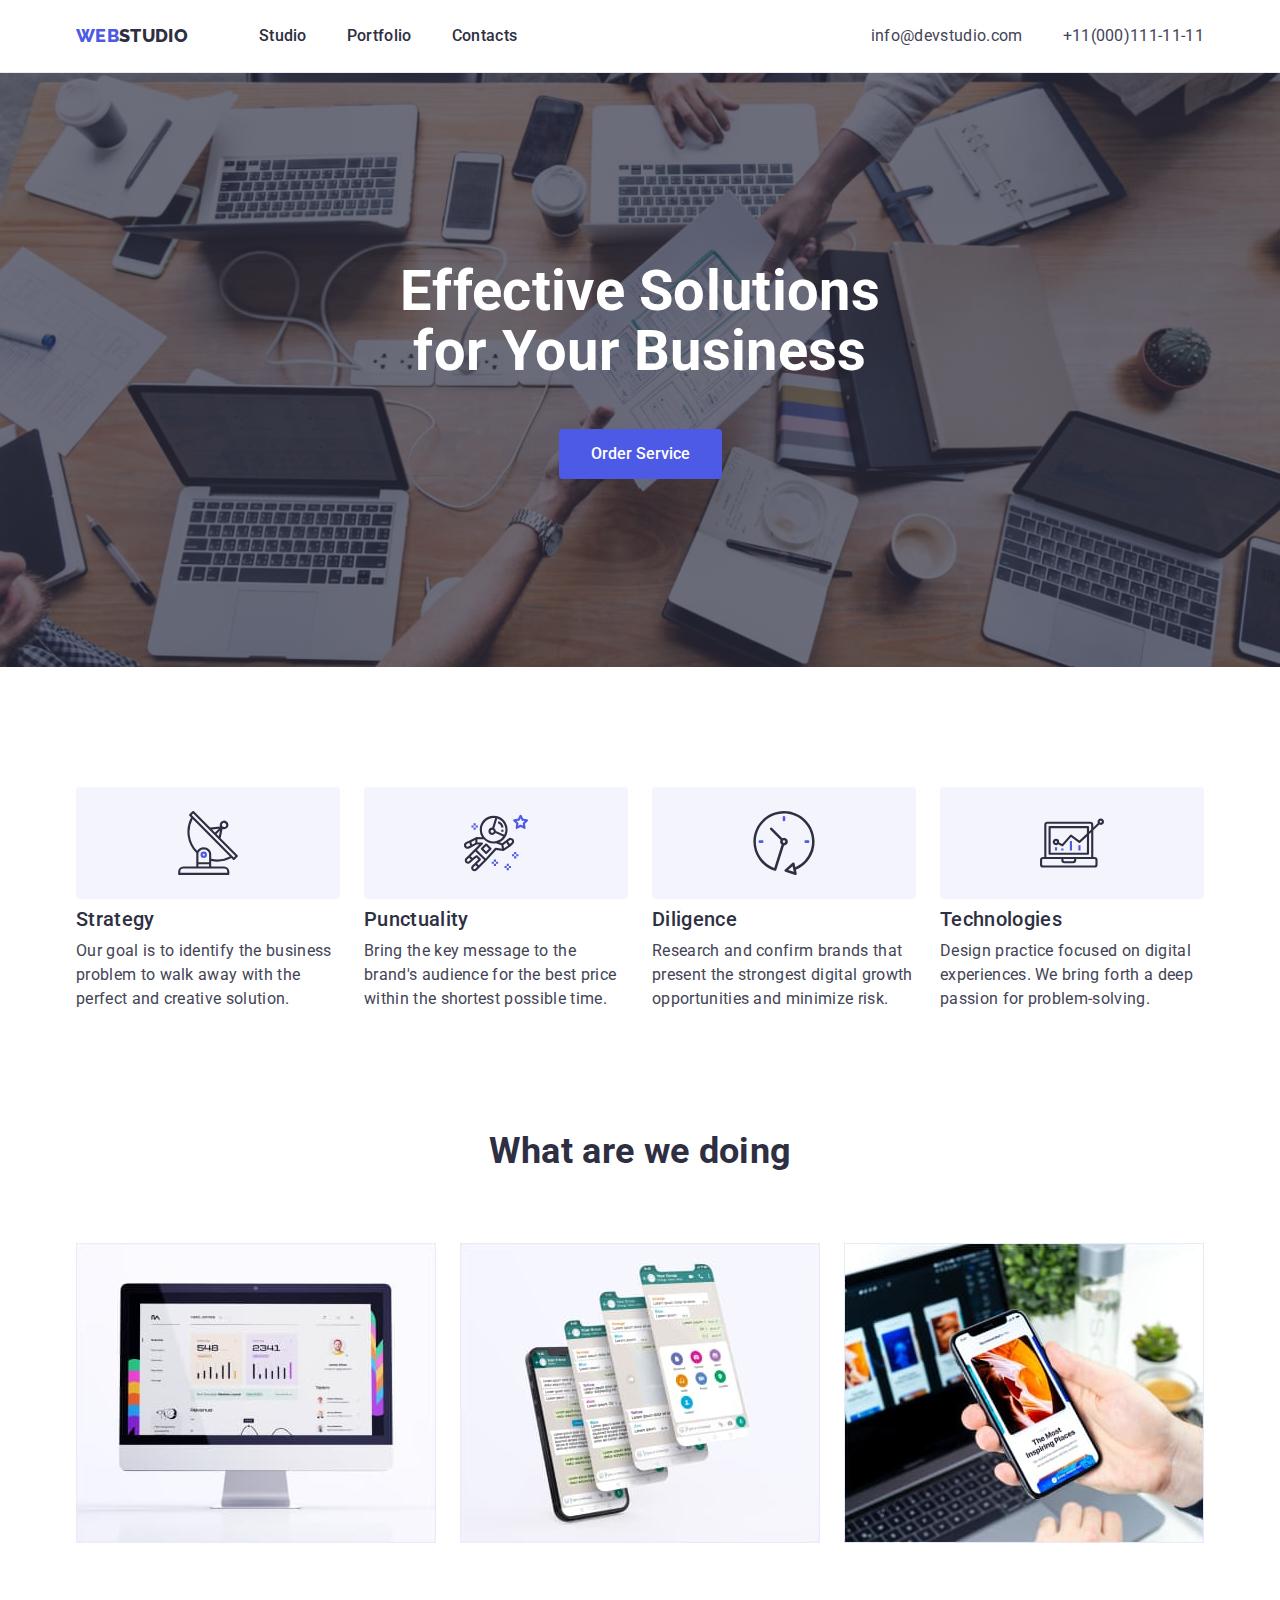
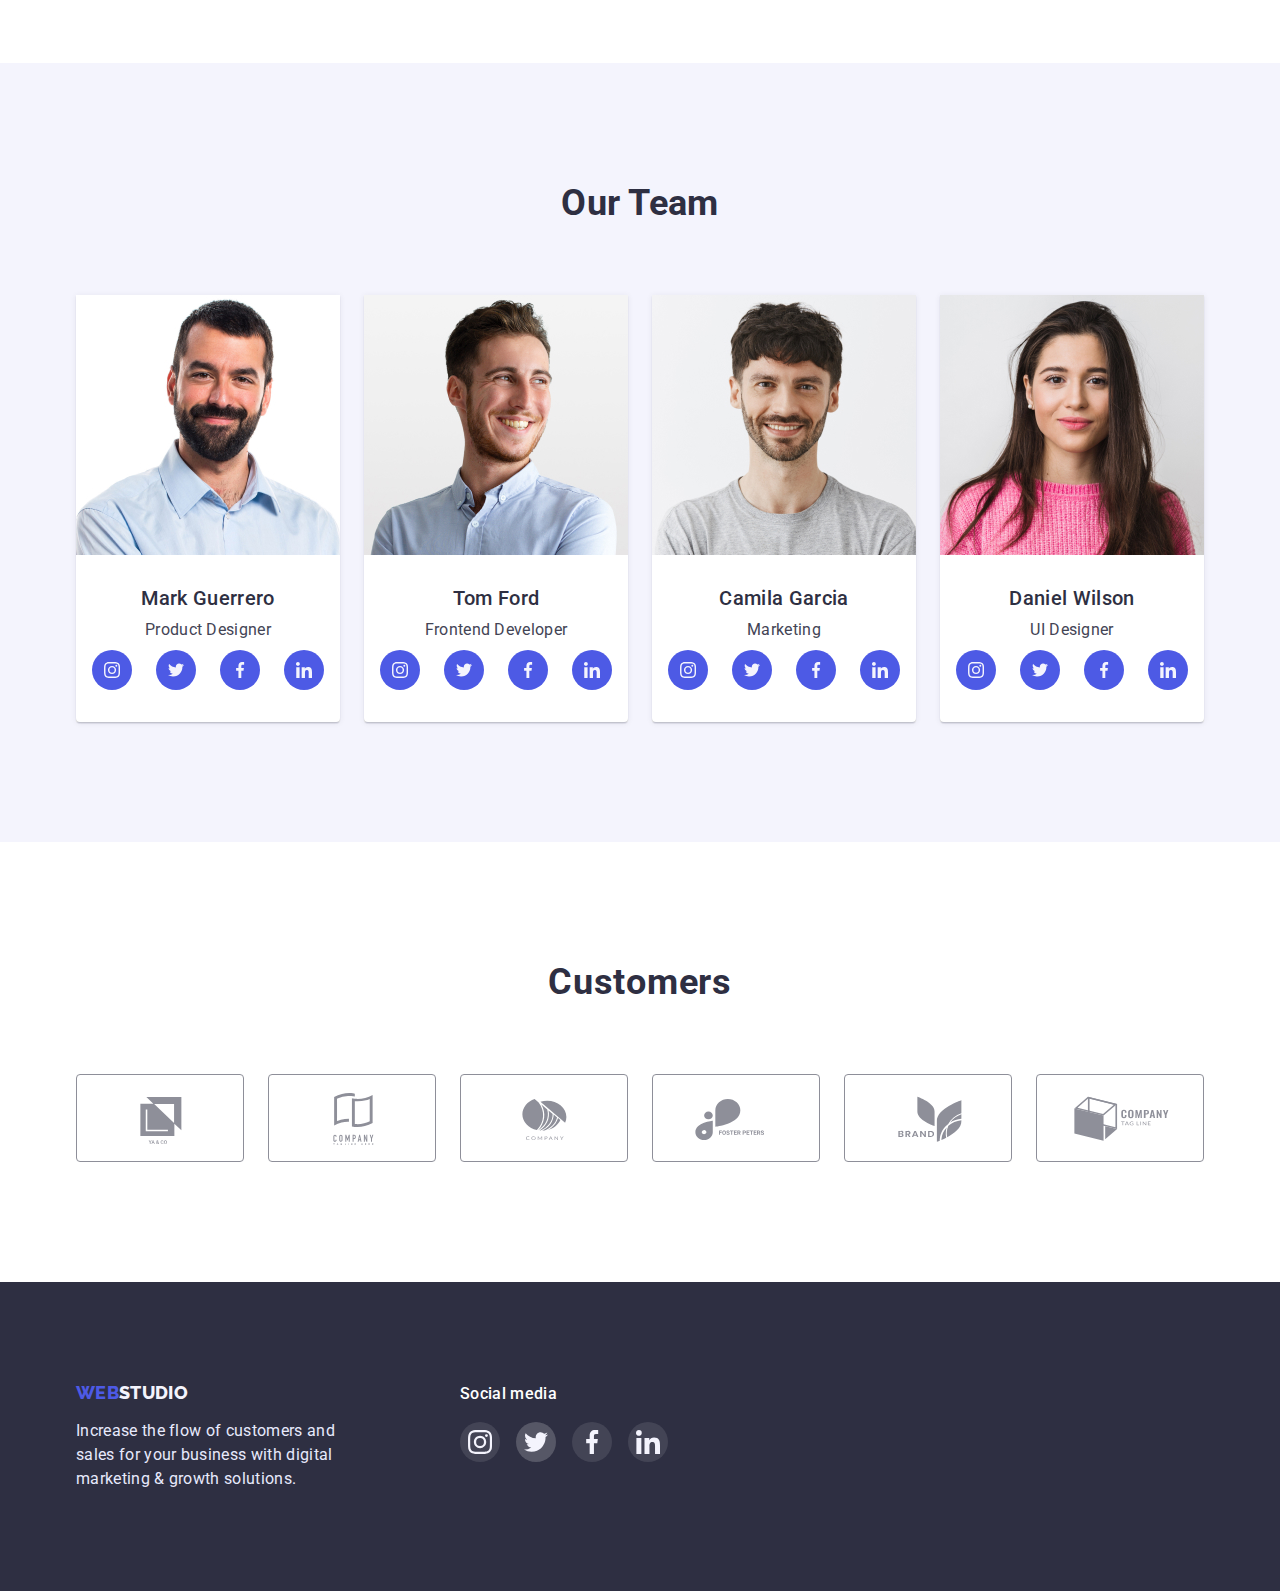
<file: index.html>
<!DOCTYPE html>
<html lang="en">
  <!-- Head -->
  <head>
    <meta charset="UTF-8" />
    <meta http-equiv="X-UA-Compatible" content="IE=edge" />
    <meta name="viewport" content="width=device-width, initial-scale=1.0" />
    <title>Webstudio</title>
    <link
      href="
          https://cdn.jsdelivr.net/npm/modern-normalize@1.1.0/modern-normalize.min.css"
      rel="stylesheet"
    />
    <link
      href="https://fonts.googleapis.com/css2?family=Roboto:wght@400;500;700;900&family=Raleway:wght@800&display=swap"
      rel="stylesheet"
    />
    <link rel="stylesheet" href="./css/styles.css" />
  </head>
  <body>
    <!-- HEADER -->
    <header class="header">
      <div class="container">
        <nav class="header-nav header-container">
          <a class="header-logo link" href="./index.html"
            >Web<span class="logo-studio">studio</span></a
          >
          <ul class="header-list list header-container">
            <li class="header-item">
              <a class="header-item-link link current" href="./index.html"
                >Studio</a
              >
            </li>
            <li class="header-item">
              <a class="header-item-link link" href="./portfolio.html"
                >Portfolio</a
              >
            </li>
            <li class="header-item">
              <a class="header-item-link link" href="">Contacts</a>
            </li>
          </ul>

          <address class="header-contacts">
            <ul class="header-contacts-list list header-container">
              <li class="contacts-item">
                <a
                  class="contacts-item-email link"
                  href="mailto:info@devstudio.com"
                  >info@devstudio.com</a
                >
              </li>
              <!-- email -->
              <li class="contacts-item header-container">
                <a class="contacts-item-tel link" href="tel:+110001111111"
                  >+11(000)111-11-11</a
                >
              </li>
              <!-- tel. number -->
            </ul>
          </address>
        </nav>
      </div>
    </header>
    <main>
      <!-- Hero -->

      <section class="hero">
        <div class="container">
          <h1 class="hero-main-title">Effective Solutions for Your Business</h1>
          <button class="hero-modal-btn" type="button" data-modal-open>
            Order Service
          </button>
        </div>
      </section>

      <!-- Description about company -->

      <section class="descr">
        <div class="container">
          <h2 hidden>Description</h2>
          <ul class="descr-list list">
            <li class="descr-item">
              <div class="icon">
                <svg class="descr-icon" width="64px" height="64px">
                  <use href="./img/icon/symbol-defs.svg#icon-antenna"></use>
                </svg>
              </div>
              <h3 class="descr-caption">Strategy</h3>
              <p class="descr-text">
                Our goal is to identify the business problem to walk away with
                the perfect and creative solution.
              </p>
            </li>
            <li class="descr-item">
              <div class="icon">
                <svg class="descr-icon" width="64px" height="64px">
                  <use href="./img/icon/symbol-defs.svg#icon-astronaut"></use>
                </svg>
              </div>
              <h3 class="descr-caption">Punctuality</h3>
              <p class="descr-text">
                Bring the key message to the brand's audience for the best price
                within the shortest possible time.
              </p>
            </li>
            <li class="descr-item">
              <div class="icon">
                <svg class="descr-icon" width="64px" height="64px">
                  <use href="./img/icon/symbol-defs.svg#icon-clock"></use>
                </svg>
              </div>
              <h3 class="descr-caption">Diligence</h3>
              <p class="descr-text">
                Research and confirm brands that present the strongest digital
                growth opportunities and minimize risk.
              </p>
            </li>
            <li class="descr-item">
              <div class="icon">
                <svg class="descr-icon" width="64px" height="64px">
                  <use href="./img/icon/symbol-defs.svg#icon-diagram"></use>
                </svg>
              </div>
              <h3 class="descr-caption">Technologies</h3>
              <p class="descr-text">
                Design practice focused on digital experiences. We bring forth a
                deep passion for problem-solving.
              </p>
            </li>
          </ul>
        </div>
      </section>

      <!-- Company Services -->

      <section class="services">
        <div class="container">
          <h2 class="services-title">What are we doing</h2>
          <ul class="services-list list">
            <li class="services-item">
              <img
                class="service-item-photo"
                src="./img/servises/servises-1.jpg"
                alt="computer screen"
                width="360"
                height="300"
              />
            </li>
            <li class="services-item">
              <img
                class="service-item-photo"
                src="./img/servises/servises-2.jpg"
                alt="screen telephone"
                width="360"
                height="300"
              />
            </li>
            <li class="services-item">
              <img
                class="service-item-photo"
                src="./img/servises/servises-3.jpg"
                alt="telephone with laptop"
                width="360"
                height="300"
              />
            </li>
          </ul>
        </div>
      </section>

      <!-- Team members -->

      <section class="team">
        <div class="container">
          <h2 class="team-subtitle">Our Team</h2>
          <ul class="team-list list">
            <li class="team-item">
              <div class="container-wrapper">
                <img
                  class="team-photo"
                  src="./img/team-members/team-member-1.jpg"
                  alt="smiling man"
                  width="264"
                  height="260"
                />
                <div class="bottom-part">
                  <h3 class="team-name">Mark Guerrero</h3>
                  <p class="team-position">Product Designer</p>
                  <ul class="team-social list">
                    <li class="team-social-item">
                      <a
                        class="social-link"
                        href="https://www.instagram.com/"
                        rel="noopener noreferrer"
                        aria-label="instagram link"
                      >
                        <svg class="social-icon" width="16px" height="16px">
                          <use
                            href="./img/icon/symbol-defs.svg#icon-instagram"
                          ></use>
                        </svg>
                      </a>
                    </li>
                    <li class="team-social-item">
                      <a
                        class="social-link"
                        href="https://twitter.com/Twitter"
                        rel="noopener noreferrer"
                        aria-label="Twitter link"
                      >
                        <svg class="social-icon" width="16px" height="16px">
                          <use
                            href="./img/icon/symbol-defs.svg#icon-twitter"
                          ></use>
                        </svg>
                      </a>
                    </li>
                    <li class="team-social-item">
                      <a
                        class="social-link"
                        href="https://www.facebook.com/"
                        rel="noopener noreferrer"
                        aria-label="Facebook link"
                      >
                        <svg class="social-icon" width="16px" height="16px">
                          <use
                            href="./img/icon/symbol-defs.svg#icon-facebook"
                          ></use>
                        </svg>
                      </a>
                    </li>
                    <li class="team-social-item">
                      <a
                        class="social-link"
                        href="https://www.linkedin.com/"
                        rel="noopener noreferrer"
                        aria-label="linkedin link"
                      >
                        <svg class="social-icon" width="16px" height="16px">
                          <use
                            href="./img/icon/symbol-defs.svg#icon-linkedin"
                          ></use>
                        </svg>
                      </a>
                    </li>
                  </ul>
                </div>
              </div>
            </li>
            <li class="team-item">
              <div class="container-wrapper">
                <img
                  class="team-photo"
                  src="./img/team-members/team-member-2.jpg"
                  alt="smaling man looking away"
                  width="264"
                  height="260"
                />
                <div class="bottom-part">
                  <h3 class="team-name">Tom Ford</h3>
                  <p class="team-position">Frontend Developer</p>
                  <ul class="team-social list">
                    <li class="team-social-item">
                      <a
                        class="social-link"
                        href="https://www.instagram.com/"
                        rel="noopener noreferrer"
                        aria-label="instagram link"
                      >
                        <svg class="social-icon" width="16px" height="16px">
                          <use
                            href="./img/icon/symbol-defs.svg#icon-instagram"
                          ></use>
                        </svg>
                      </a>
                    </li>
                    <li class="team-social-item">
                      <a
                        class="social-link"
                        href="https://twitter.com/Twitter"
                        rel="noopener noreferrer"
                        aria-label="Twitter link"
                      >
                        <svg class="social-icon" width="16px" height="16px">
                          <use
                            href="./img/icon/symbol-defs.svg#icon-twitter"
                          ></use>
                        </svg>
                      </a>
                    </li>
                    <li class="team-social-item">
                      <a
                        class="social-link"
                        href="https://www.facebook.com/"
                        rel="noopener noreferrer"
                        aria-label="Facebook link"
                      >
                        <svg class="social-icon" width="16px" height="16px">
                          <use
                            href="./img/icon/symbol-defs.svg#icon-facebook"
                          ></use>
                        </svg>
                      </a>
                    </li>
                    <li class="team-social-item">
                      <a
                        class="social-link"
                        href="https://www.linkedin.com/"
                        rel="noopener noreferrer"
                        aria-label="linkedin link"
                      >
                        <svg class="social-icon" width="16px" height="16px">
                          <use
                            href="./img/icon/symbol-defs.svg#icon-linkedin"
                          ></use>
                        </svg>
                      </a>
                    </li>
                  </ul>
                </div>
              </div>
            </li>
            <li class="team-item">
              <div class="container-wrapper">
                <img
                  class="team-photo"
                  src="./img/team-members/team-member-3.jpg"
                  alt="smiling girl in pink sweater"
                  width="264"
                  height="260"
                />
                <div class="bottom-part">
                  <h3 class="team-name">Camila Garcia</h3>
                  <p class="team-position">Marketing</p>
                  <ul class="team-social list">
                    <li class="team-social-item">
                      <a
                        class="social-link"
                        href="https://www.instagram.com/"
                        rel="noopener noreferrer"
                        aria-label="instagram link"
                      >
                        <svg class="social-icon" width="16px" height="16px">
                          <use
                            href="./img/icon/symbol-defs.svg#icon-instagram"
                          ></use>
                        </svg>
                      </a>
                    </li>
                    <li class="team-social-item">
                      <a
                        class="social-link"
                        href="https://twitter.com/Twitter"
                        rel="noopener noreferrer"
                        aria-label="Twitter link"
                      >
                        <svg class="social-icon" width="16px" height="16px">
                          <use
                            href="./img/icon/symbol-defs.svg#icon-twitter"
                          ></use>
                        </svg>
                      </a>
                    </li>
                    <li class="team-social-item">
                      <a
                        class="social-link"
                        href="https://www.facebook.com/"
                        rel="noopener noreferrer"
                        aria-label="Facebook link"
                      >
                        <svg class="social-icon" width="16px" height="16px">
                          <use
                            href="./img/icon/symbol-defs.svg#icon-facebook"
                          ></use>
                        </svg>
                      </a>
                    </li>
                    <li class="team-social-item">
                      <a
                        class="social-link"
                        href="https://www.linkedin.com/"
                        rel="noopener noreferrer"
                        aria-label="linkedin link"
                      >
                        <svg class="social-icon" width="16px" height="16px">
                          <use
                            href="./img/icon/symbol-defs.svg#icon-linkedin"
                          ></use>
                        </svg>
                      </a>
                    </li>
                  </ul>
                </div>
              </div>
            </li>
            <li class="team-item">
              <div class="container-wrapper">
                <img
                  class="team-photo"
                  src="./img/team-members/team-member-4.jpg"
                  alt="smiling beardet man"
                  width="264"
                  height="260"
                />
                <div class="bottom-part">
                  <h3 class="team-name">Daniel Wilson</h3>
                  <p class="team-position">UI Designer</p>
                  <ul class="team-social list">
                    <li class="team-social-item">
                      <a
                        class="social-link"
                        href="https://www.instagram.com/"
                        rel="noopener noreferrer"
                        aria-label="instagram link"
                      >
                        <svg class="social-icon" width="16px" height="16px">
                          <use
                            href="./img/icon/symbol-defs.svg#icon-instagram"
                          ></use>
                        </svg>
                      </a>
                    </li>
                    <li class="team-social-item">
                      <a
                        class="social-link"
                        href="https://twitter.com/Twitter"
                        rel="noopener noreferrer"
                        aria-label="Twitter link"
                      >
                        <svg class="social-icon" width="16px" height="16px">
                          <use
                            href="./img/icon/symbol-defs.svg#icon-twitter"
                          ></use>
                        </svg>
                      </a>
                    </li>
                    <li class="team-social-item">
                      <a
                        class="social-link"
                        href="https://www.facebook.com/"
                        rel="noopener noreferrer"
                        aria-label="Facebook link"
                      >
                        <svg class="social-icon" width="16px" height="16px">
                          <use
                            href="./img/icon/symbol-defs.svg#icon-facebook"
                          ></use>
                        </svg>
                      </a>
                    </li>
                    <li class="team-social-item">
                      <a
                        class="social-link"
                        href="https://www.linkedin.com/"
                        rel="noopener noreferrer"
                        aria-label="linkedin link"
                      >
                        <svg class="social-icon" width="16px" height="16px">
                          <use
                            href="./img/icon/symbol-defs.svg#icon-linkedin"
                          ></use>
                        </svg>
                      </a>
                    </li>
                  </ul>
                </div>
              </div>
            </li>
          </ul>
        </div>
      </section>

      <!-- customers -->

      <section class="customers">
        <div class="container">
          <h2 class="customers-title">Customers</h2>
          <ul class="customers-list list">
            <li class="customers-item">
              <a
                class="customers-link"
                href="#"
                rel="noopener noreferrer"
                aria-label="customer one"
              >
                <svg class="customers-icon" width="104px" height="56px">
                  <use href="./img/icon/symbol-defs.svg#icon-icon-1"></use>
                </svg>
              </a>
            </li>

            <li class="customers-item">
              <a
                class="customers-link"
                href="#"
                rel="noopener noreferrer"
                aria-label="customer two"
              >
                <svg class="customers-icon" width="104px" height="56px">
                  <use href="./img/icon/symbol-defs.svg#icon-icon-2"></use>
                </svg>
              </a>
            </li>
            <li class="customers-item">
              <a
                class="customers-link"
                href="#"
                rel="noopener noreferrer"
                aria-label="customer three"
              >
                <svg class="customers-icon" width="104px" height="56px">
                  <use href="./img/icon/symbol-defs.svg#icon-icon-3"></use>
                </svg>
              </a>
            </li>
            <li class="customers-item">
              <a
                class="customers-link"
                href="#"
                rel="noopener noreferrer"
                aria-label="customer four"
              >
                <svg class="customers-icon" width="104px" height="56px">
                  <use href="./img/icon/symbol-defs.svg#icon-icon-4"></use>
                </svg>
              </a>
            </li>
            <li class="customers-item">
              <a
                class="customers-link"
                href="#"
                rel="noopener noreferrer"
                aria-label="customer five"
              >
                <svg class="customers-icon" width="104px" height="56px">
                  <use href="./img/icon/symbol-defs.svg#icon-icon-5"></use>
                </svg>
              </a>
            </li>
            <li class="customers-item">
              <a
                class="customers-link"
                href="#"
                rel="noopener noreferrer"
                aria-label="customer six"
              >
                <svg class="customers-icon" width="104px" height="56px">
                  <use href="./img/icon/symbol-defs.svg#icon-icon-6"></use>
                </svg>
              </a>
            </li>
          </ul>
        </div>
      </section>
    </main>
    <!-- Footer -->
    <footer class="footer">
      <div class="footer-container container">
        <div class="footer-wrapper">
          <a class="footer-logo link" href="/"
            >Web<span class="footer-logo-studio">studio</span></a
          >
          <p class="footer-text">
            Increase the flow of customers and sales for your business with
            digital marketing & growth solutions.
          </p>
        </div>
        <!-- social s -->

        <div class="footer-social">
          <h2 class="footer-social-title">Social media</h2>
          <ul class="footer-social-list list">
            <li class="footer-social-item">
              <a
                class="footer-social-link"
                href="https://www.instagram.com/"
                rel="noopener noreferrer"
                aria-label="instagram link"
              >
                <svg class="social-icon" width="24px" height="24px">
                  <use href="./img/icon/symbol-defs.svg#icon-instagram"></use>
                </svg>
              </a>
            </li>
            <li class="footer-social-link">
              <a
                class="footer-social-link"
                href="https://twitter.com/Twitter"
                rel="noopener noreferrer"
                aria-label="Twitter link"
              >
                <svg class="social-icon" width="24px" height="24px">
                  <use href="./img/icon/symbol-defs.svg#icon-twitter"></use>
                </svg>
              </a>
            </li>
            <li class="footer-social-item">
              <a
                class="footer-social-link"
                href="https://www.facebook.com/"
                rel="noopener noreferrer"
                aria-label="Facebook link"
              >
                <svg class="social-icon" width="24px" height="24px">
                  <use href="./img/icon/symbol-defs.svg#icon-facebook"></use>
                </svg>
              </a>
            </li>
            <li class="footer-social-item">
              <a
                class="footer-social-link"
                href="https://www.linkedin.com/"
                rel="noopener noreferrer"
                aria-label="linkedin link"
              >
                <svg class="social-icon" width="24px" height="24px">
                  <use href="./img/icon/symbol-defs.svg#icon-linkedin"></use>
                </svg>
              </a>
            </li>
          </ul>
        </div>
      </div>
    </footer>
    <!-- Modal window -->
    <div class="backdrop is-hidden" data-modal>
      <div class="modal">
        <button class="modal-btn" type="button" data-modal-close>
          <svg class="modal-icon" width="8px" height="8px" viewBox="0 0 8 8">
            <!-- <use href="./img/icon/symbol-defs.svg"></use> -->
            <use href="./img/icon/symbol-defs.svg#icon-close"></use>
          </svg>
        </button>
      </div>
    </div>
    <!-- script-js -->
    <script src="./js/modal.js"></script>
  </body>
</html>
</file>
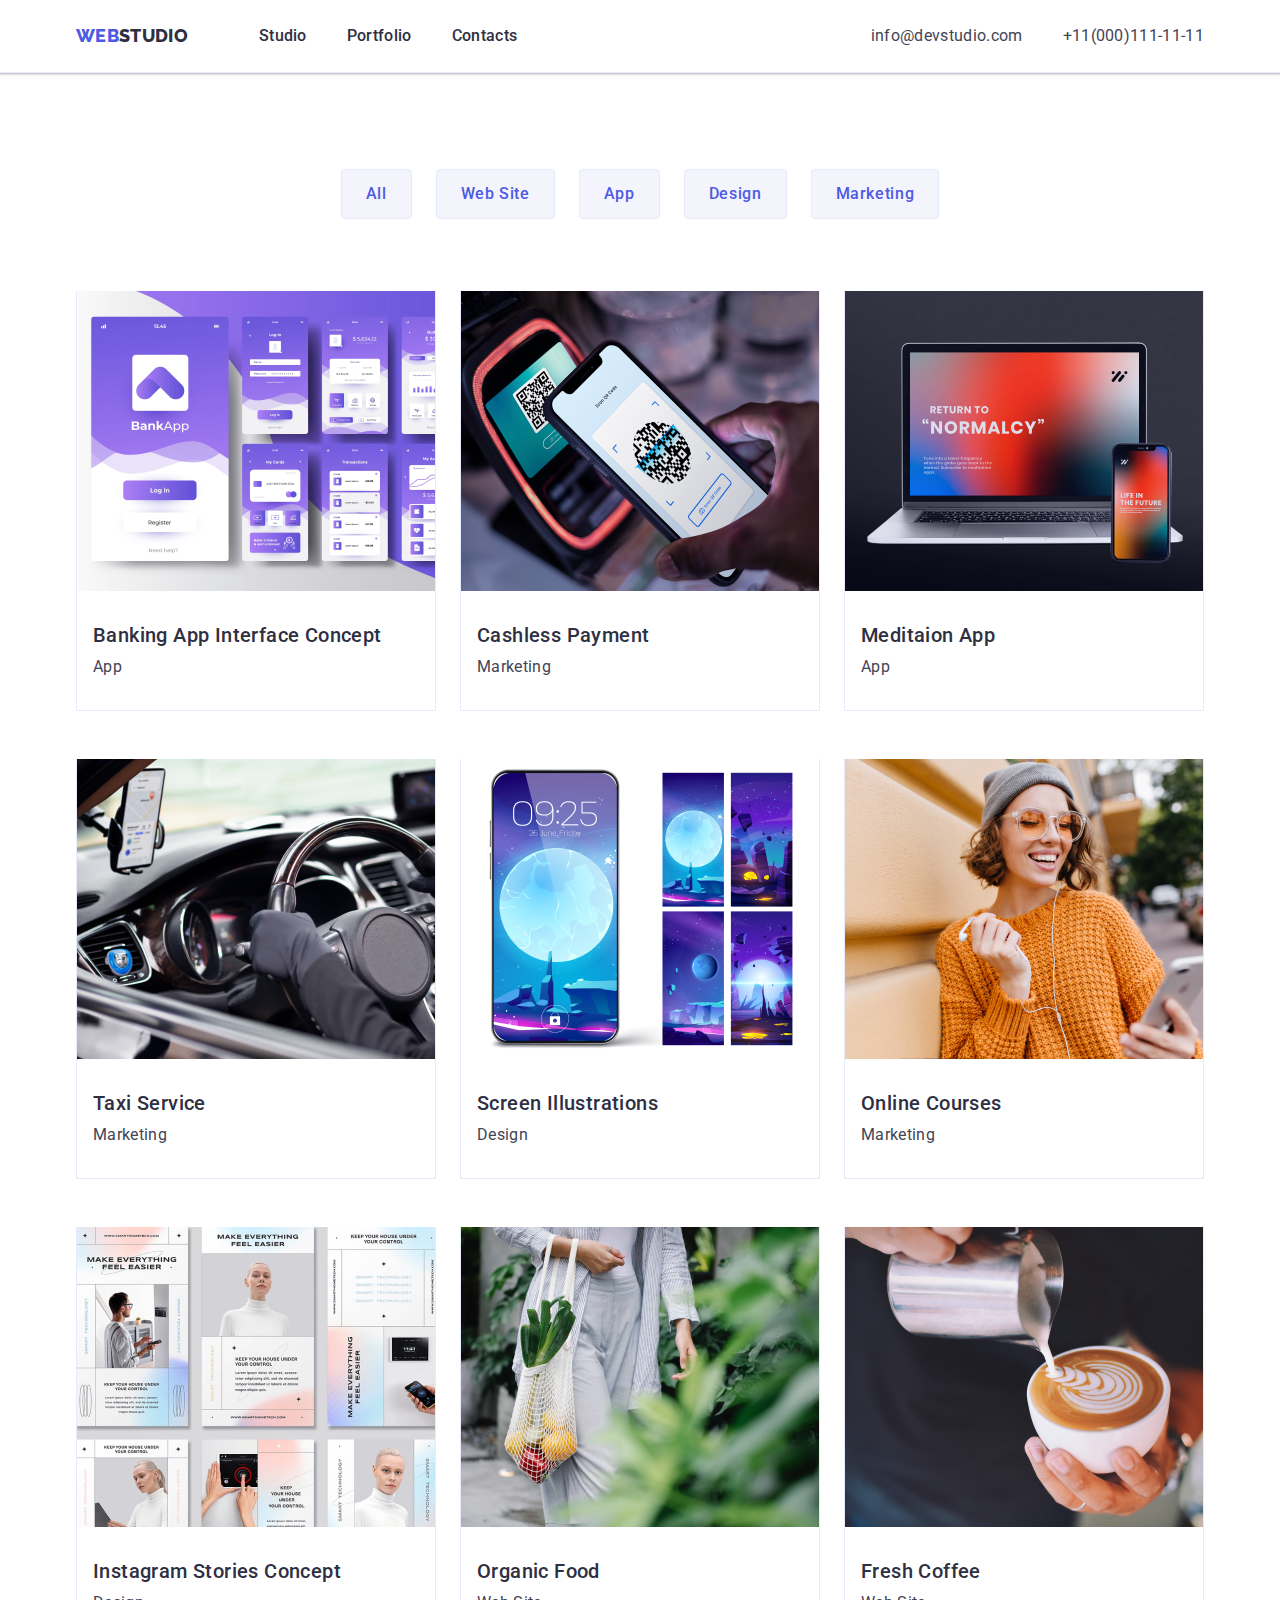
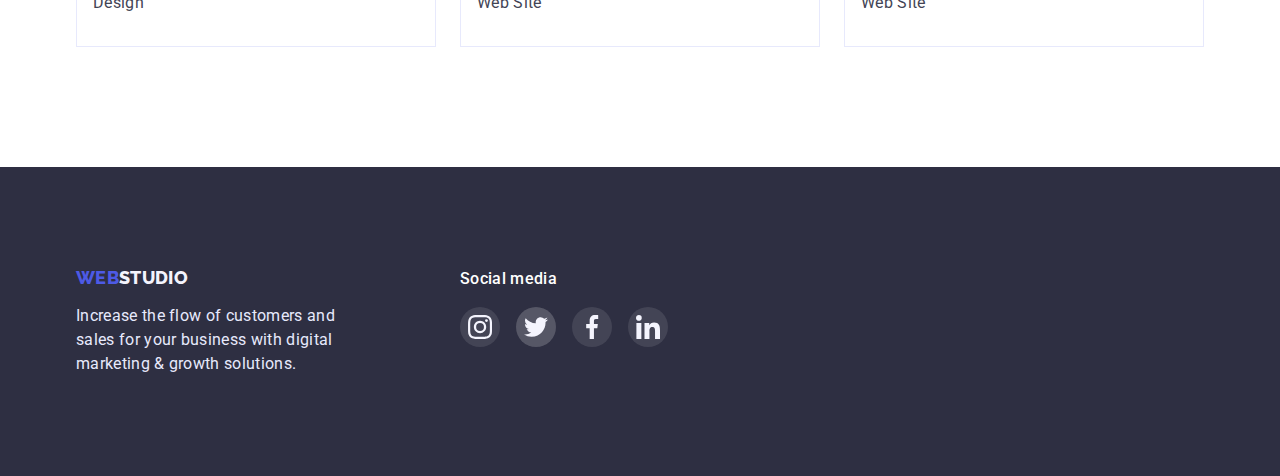
<file: portfolio.html>
<!DOCTYPE html>
<html lang="en">
  <!-- Head -->
  <head>
    <meta charset="UTF-8" />
    <meta http-equiv="X-UA-Compatible" content="IE=edge" />
    <meta name="viewport" content="width=device-width, initial-scale=1.0" />
    <title>Webstudio</title>
    <link
      href="
    https://cdn.jsdelivr.net/npm/modern-normalize@1.1.0/modern-normalize.min.css"
      rel="stylesheet"
    />

    <link
      href="https://fonts.googleapis.com/css2?family=Roboto:wght@400;500;700;900&family=Raleway:wght@800&display=swap"
      rel="stylesheet"
    />
    <link rel="stylesheet" href="./css/styles.css" />
  </head>
  <body>
    <!-- HEADER -->
    <header class="header">
      <div class="container">
        <nav class="header-nav header-container">
          <a class="header-logo link" href="./index.html"
            >Web<span class="logo-studio">studio</span></a
          >
          <ul class="header-list list header-container">
            <li class="header-item">
              <a class="header-item-link link" href="./index.html">Studio</a>
            </li>
            <li class="header-item">
              <a class="header-item-link link current" href="./portfolio.html"
                >Portfolio</a
              >
            </li>
            <li class="header-item">
              <a class="header-item-link link" href="">Contacts</a>
            </li>
          </ul>

          <address class="header-contacts">
            <ul class="header-contacts-list list header-container">
              <li class="contacts-item">
                <a
                  class="contacts-item-email link"
                  href="mailto:info@devstudio.com"
                  >info@devstudio.com</a
                >
              </li>
              <!-- email -->
              <li class="contacts-item header-container">
                <a class="contacts-item-tel link" href="tel:+110001111111"
                  >+11(000)111-11-11</a
                >
              </li>
              <!-- tel. number -->
            </ul>
          </address>
        </nav>
      </div>
    </header>

    <!-- Main -->

    <main>
      <section class="portfolio">
        <div class="container">
          <h1 hidden>Portfolio</h1>
          <ul class="portfolio-list-btn list">
            <li class="link">
              <button class="portfolio-item-btn" type="button">All</button>
            </li>
            <li class="link">
              <button class="portfolio-item-btn" type="button">Web Site</button>
            </li>
            <li class="link">
              <button class="portfolio-item-btn" type="button">App</button>
            </li>
            <li class="link">
              <button class="portfolio-item-btn" type="button">Design</button>
            </li>
            <li class="link">
              <button class="portfolio-item-btn" type="button">
                Marketing
              </button>
            </li>
          </ul>

          <ul class="portfolio-list list">
            <li class="portfolio-list-item">
              <div class="frame-container">
                <a class="portfolio-link link" href="">
                  <div class="portfolio-list-img-wrapper">
                    <img
                      src="./img/portfolio/portfolio-1.png"
                      alt="app inerface photo"
                      width="360"
                      height="300"
                    />

                    <p class="overlay">
                      14 Stylish and User-Friendly App Design Concepts · Task
                      Manager App · Calorie Tracker App · Exotic Fruit Ecommerce
                      App · Cloud Storage App
                    </p>
                  </div>
                  <div class="portfolio-bottom">
                    <h2 class="portfolio-caption">
                      Banking App Interface Concept
                    </h2>
                    <p class="portfolio-text">App</p>
                  </div>
                </a>
              </div>
            </li>

            <li class="portfolio-list-item">
              <div class="frame-container">
                <a class="link" href="">
                  <div class="portfolio-list-img-wrapper">
                    <img
                      src="./img/portfolio/portfolio-2.png"
                      alt="phone scans qrcode"
                      width="360"
                      height="300"
                    />
                    <p class="overlay">
                      14 Stylish and User-Friendly App Design Concepts · Task
                      Manager App · Calorie Tracker App · Exotic Fruit Ecommerce
                      App · Cloud Storage App
                    </p>
                  </div>
                  <div class="portfolio-bottom">
                    <h2 class="portfolio-caption">Cashless Payment</h2>
                    <p class="portfolio-text">Marketing</p>
                  </div>
                </a>
              </div>
            </li>

            <li class="portfolio-list-item">
              <div class="frame-container">
                <a class="link" href="">
                  <div class="portfolio-list-img-wrapper">
                    <img
                      src="./img/portfolio/portfolio-3.png"
                      alt="laptop and phone with the same app"
                      width="360"
                      height="300"
                    />
                    <p class="overlay">
                      14 Stylish and User-Friendly App Design Concepts · Task
                      Manager App · Calorie Tracker App · Exotic Fruit Ecommerce
                      App · Cloud Storage App
                    </p>
                  </div>
                  <div class="portfolio-bottom">
                    <h2 class="portfolio-caption">Meditaion App</h2>
                    <p class="portfolio-text">App</p>
                  </div>
                </a>
              </div>
            </li>

            <li class="portfolio-list-item">
              <div class="frame-container">
                <a class="link" href="">
                  <div class="portfolio-list-img-wrapper">
                    <img
                      src="./img/portfolio/portfolio-4.png"
                      alt="man sitting at the wheel of a car"
                      width="360"
                      height="300"
                    />
                    <p class="overlay">
                      14 Stylish and User-Friendly App Design Concepts · Task
                      Manager App · Calorie Tracker App · Exotic Fruit Ecommerce
                      App · Cloud Storage App
                    </p>
                  </div>
                  <div class="portfolio-bottom">
                    <h2 class="portfolio-caption">Taxi Service</h2>
                    <p class="portfolio-text">Marketing</p>
                  </div>
                </a>
              </div>
            </li>

            <li class="portfolio-list-item">
              <div class="frame-container">
                <a class="link" href="">
                  <div class="portfolio-list-img-wrapper">
                    <img
                      src="./img/portfolio/portfolio-5.png"
                      alt="phone with the moon on the screen"
                      width="360"
                      height="300"
                    />
                    <p class="overlay">
                      14 Stylish and User-Friendly App Design Concepts · Task
                      Manager App · Calorie Tracker App · Exotic Fruit Ecommerce
                      App · Cloud Storage App
                    </p>
                  </div>
                  <div class="portfolio-bottom">
                    <h2 class="portfolio-caption">Screen Illustrations</h2>
                    <p class="portfolio-text">Design</p>
                  </div>
                </a>
              </div>
            </li>

            <li class="portfolio-list-item">
              <div class="frame-container">
                <a class="link" href="">
                  <div class="portfolio-list-img-wrapper">
                    <img
                      src="./img/portfolio/portfolio-6.png"
                      alt="a girl in an oranje sweater speaks on a video call"
                      width="360"
                      height="300"
                    />
                    <p class="overlay">
                      14 Stylish and User-Friendly App Design Concepts · Task
                      Manager App · Calorie Tracker App · Exotic Fruit Ecommerce
                      App · Cloud Storage App
                    </p>
                  </div>
                  <div class="portfolio-bottom">
                    <h2 class="portfolio-caption">Online Courses</h2>
                    <p class="portfolio-text">Marketing</p>
                  </div>
                </a>
              </div>
            </li>
            <li class="portfolio-list-item">
              <div class="frame-container">
                <a class="link" href="">
                  <div class="portfolio-list-img-wrapper">
                    <img
                      src="./img/portfolio/portfolio-7.png"
                      alt="instagram page screenshots"
                      width="360"
                      height="300"
                    />
                    <p class="overlay">
                      14 Stylish and User-Friendly App Design Concepts · Task
                      Manager App · Calorie Tracker App · Exotic Fruit Ecommerce
                      App · Cloud Storage App
                    </p>
                  </div>
                  <div class="portfolio-bottom">
                    <h2 class="portfolio-caption">Instagram Stories Concept</h2>
                    <p class="portfolio-text">Design</p>
                  </div>
                </a>
              </div>
            </li>
            <li class="portfolio-list-item">
              <div class="frame-container">
                <a class="link" href="">
                  <div class="portfolio-list-img-wrapper">
                    <img
                      src="./img/portfolio/portfolio-8.png"
                      alt="girl with a bag of vegetables and fruits"
                      width="360"
                      height="300"
                    />
                    <p class="overlay">
                      14 Stylish and User-Friendly App Design Concepts · Task
                      Manager App · Calorie Tracker App · Exotic Fruit Ecommerce
                      App · Cloud Storage App
                    </p>
                  </div>
                  <div class="portfolio-bottom">
                    <h2 class="portfolio-caption">Organic Food</h2>
                    <p class="portfolio-text">Web Site</p>
                  </div>
                </a>
              </div>
            </li>
            <li class="portfolio-list-item">
              <div class="frame-container">
                <a class="link" href="">
                  <div class="portfolio-list-img-wrapper">
                    <img
                      src="./img/portfolio/portfolio-9.png"
                      alt="barista makes pattern pouring milk into coffee"
                      width="360"
                      height="300"
                    />
                    <p class="overlay">
                      14 Stylish and User-Friendly App Design Concepts · Task
                      Manager App · Calorie Tracker App · Exotic Fruit Ecommerce
                      App · Cloud Storage App
                    </p>
                  </div>
                  <div class="portfolio-bottom">
                    <h2 class="portfolio-caption">Fresh Coffee</h2>
                    <p class="portfolio-text">Web Site</p>
                  </div>
                </a>
              </div>
            </li>
          </ul>
        </div>
      </section>
    </main>

    <!-- Footer -->
    <footer class="footer">
      <div class="footer-container container">
        <div class="footer-wrapper">
          <a class="footer-logo link" href="/"
            >Web<span class="footer-logo-studio">studio</span></a
          >
          <p class="footer-text">
            Increase the flow of customers and sales for your business with
            digital marketing & growth solutions.
          </p>
        </div>
        <!-- social s -->

        <div class="footer-social">
          <h2 class="footer-social-title">Social media</h2>
          <ul class="footer-social-list list">
            <li class="footer-social-item">
              <a
                class="footer-social-link"
                href="https://www.instagram.com/"
                rel="noopener noreferrer"
                aria-label="instagram link"
              >
                <svg class="social-icon" width="24px" height="24px">
                  <use href="./img/icon/symbol-defs.svg#icon-instagram"></use>
                </svg>
              </a>
            </li>
            <li class="footer-social-link">
              <a
                class="footer-social-link"
                href="https://twitter.com/Twitter"
                rel="noopener noreferrer"
                aria-label="Twitter link"
              >
                <svg class="social-icon" width="24px" height="24px">
                  <use href="./img/icon/symbol-defs.svg#icon-twitter"></use>
                </svg>
              </a>
            </li>
            <li class="footer-social-item">
              <a
                class="footer-social-link"
                href="https://www.facebook.com/"
                rel="noopener noreferrer"
                aria-label="Facebook link"
              >
                <svg class="social-icon" width="24px" height="24px">
                  <use href="./img/icon/symbol-defs.svg#icon-facebook"></use>
                </svg>
              </a>
            </li>
            <li class="footer-social-item">
              <a
                class="footer-social-link"
                href="https://www.linkedin.com/"
                rel="noopener noreferrer"
                aria-label="linkedin link"
              >
                <svg class="social-icon" width="24px" height="24px">
                  <use href="./img/icon/symbol-defs.svg#icon-linkedin"></use>
                </svg>
              </a>
            </li>
          </ul>
        </div>
      </div>
    </footer>
    <script src="./js/modal.js"></script>
  </body>
</html>
</file>
<file: css/styles.css>
body {
  background-color: var(--color-white);
  color: var(--color-slate);
  font-family: "Roboto", sans-serif;
  font-weight: 400;
  font-size: 16px;
  line-height: calc(24 / 16);
  letter-spacing: 0.02em;
}

h1,
h2,
h3,
h4,
p {
  margin-bottom: 0;
  margin-top: 0;
}
ul {
  margin-bottom: 0;
  margin-top: 0;
  padding-left: 0;
}
img {
  display: block;
}
.list {
  list-style: none;
}
.link {
  text-decoration: none;
}
*::before,
*::after {
  box-sizing: border-box;
  margin: 0px;
  padding: 0px;
  margin-bottom: 0;
  margin-top: 0;
  padding-left: 0;
}

:root {
  --color-iris: #4d5ae5;
  --color-ocean: #404bbf;
  --color-navy-blue: #2e2f42;
  --color-green: #31d0aa;
  --color-slate: #434455;
  --color-light-slate: #8e8f99;
  --color-cornflower: #e7e9fc;
  --color-cloud: #f4f4fd;
  --color-navy-blue-modal: #2e2f42;
  --color-grey: #2e2f42;
  --color-white: #ffffff;
  --background-modal: #fcfcfc;

  /* animations */
  --tran-fast: 500ms ease-in;
  --tran-slow: 1900ms ease-in-out;
}
.container {
  width: 1158px;
  margin-left: auto;
  margin-right: auto;
  padding-left: 15px;
  padding-right: 15px;
}
.header-list {
  display: flex;
  gap: 40px;
}

/* HEADER */
.header {
  border-bottom: 1px solid #e7e9fc;
  box-shadow: 0px 2px 1px rgba(46, 47, 66, 0.08),
    0px 1px 1px rgba(46, 47, 66, 0.16), 0px 1px 6px rgba(46, 47, 66, 0.08);
}

.header-container {
  display: flex;
  align-items: center;
}
.header-logo {
  font-family: "Raleway", sans-serif;
  font-style: normal;
  font-weight: 800;
  font-size: 18px;
  line-height: calc(24 / 18);
  display: inline-block;
  color: var(--color-iris);
  margin-right: 71px;
  text-transform: uppercase;
}
.logo-studio {
  color: var(--color-grey);
}
.header-item-link {
  padding-top: 24px;
  padding-bottom: 24px;
  position: relative;
  display: block;
  font-weight: 500;
  color: var(--color-navy-blue-modal);
  transition: color 250ms cubic-bezier(0.4, 0, 0.2, 1);
}
.header-item-link.current::after {
  content: "";
  position: absolute;
  bottom: 0;
  display: block;
  width: 100%;
  height: 4px;
  border-radius: 4px;
  color: var(--color-ocean);
}
.header-contacts {
  margin-left: auto;
}
.header-contacts-list {
  column-gap: 40px;
}

.header-item-link:hover,
.header-item-link:focus {
  color: var(--color-ocean);
}
.contacts-item-email {
  color: var(--color-slate);
  font-style: normal;
  transition: color 250ms cubic-bezier(0.4, 0, 0.2, 1);
}
.contacts-item-email:hover,
.contacts-item-email:focus {
  color: var(--color-ocean);
}
.contacts-item-tel {
  color: var(--color-slate);
  font-style: normal;
  transition: color 250ms cubic-bezier(0.4, 0, 0.2, 1);
}
.contacts-item-tel:hover,
.contacts-item-tel:focus {
  color: var(--color-ocean);
}

/* HERO */

.hero {
  background-color: var(--color-navy-blue-modal);
  background-image: linear-gradient(
      rgba(46, 47, 66, 0.7),
      rgba(46, 47, 66, 0.7)
    ),
    url(../img/hero/people-office\ 1.jpg);
  background-repeat: no-repeat;
  background-position: center;
  background-size: cover;
  max-width: 1440px;
  padding: 188px 0;
  text-align: center;
  margin: 0 auto;
}
.hero-main-title {
  font-weight: 700;
  font-size: 56px;
  line-height: calc(60 / 56);
  width: 500px;
  color: var(--color-white);
  margin: auto;
  margin-bottom: 48px;
}
.hero-modal-btn {
  background: var(--color-iris);
  color: var(--color-white);
  font-weight: 500;
  display: inline-flex;
  padding: 16px 32px;
  align-items: center;
  justify-content: center;
  border: none;
  border-radius: 4px;
  transition: background-color 250ms cubic-bezier(0.4, 0, 0.2, 1);
}
.hero-modal-btn:hover,
.hero-modal-btn:focus {
  background-color: var(--color-ocean);
  cursor: pointer;
}

/* DESCRIPTION ABOUT CONPANY */
.icon {
  width: 264px;
  height: 112px;
  display: flex;
  justify-content: center;
  align-items: center;
  background: #f4f4fd;
  border-radius: 4px;
}
.descr {
  padding: 120px 0 120px 0;
}
.descr-list {
  display: flex;
  column-gap: 24px;
}
.descr-caption {
  font-weight: 500;
  font-size: 20px;
  line-height: calc(24 / 20);
  color: var(--color-navy-blue);
  margin-top: 8px;
  margin-bottom: 8px;
}

/* SERVICES */
.services {
  padding-bottom: 120px;
}
.services-title {
  font-weight: 700;
  font-size: 36px;
  line-height: calc(40 / 36);
  text-align: center;
  color: var(--color-navy-blue);
  margin: 0 0 72px 0;
}

.services-list {
  display: flex;
  column-gap: 24px;
}

/* Team */
.team {
  background: #f4f4fd;
  padding: 120px 0px;
}
.team-item {
  background-color: #ffffff;
}

.team-subtitle {
  font-weight: 700;
  font-size: 36px;
  line-height: calc(40 / 36);
  text-align: center;
  color: var(--color-grey);
  margin: 0px 0 72px 0;
}
.bottom-part {
  padding: 32px 16px;
  text-align: center;
}
.team-list {
  display: flex;
  column-gap: 24px;
}
.team-name {
  font-weight: 500;
  font-size: 20px;
  line-height: calc(40 / 36);
  color: var(--color-navy-blue-modal);
  margin-bottom: 8px;
}
.container-wrapper {
  box-shadow: 0px 1px 6px rgba(46, 47, 66, 0.08),
    0px 1px 1px rgba(46, 47, 66, 0.16), 0px 2px 1px rgba(46, 47, 66, 0.08);
  border-radius: 0px 0px 4px 4px;
  border-top: none;
}
.team-position {
  margin-bottom: 8px;
}
.team-social {
  display: flex;
  align-items: center;
  column-gap: 24px;
}
.social-link {
  display: flex;
  justify-content: center;
  align-items: center;
  width: 40px;
  height: 40px;
  border-radius: 50%;
  background-color: var(--color-iris);
  transition: background-color 250ms cubic-bezier(0.4, 0, 0.2, 1);
}
.social-link:hover,
.social-link:focus {
  background-color: var(--color-ocean);
}

/* customes */
.customers {
  padding: 120px 0;
}

.customers-title {
  font-weight: 700;
  font-size: 36px;
  line-height: calc(40 / 36);
  text-align: center;
  letter-spacing: 0.02em;
  color: var(--color-grey);
  margin-bottom: 72px;
}
.customers-item {
  width: 168px;
}
.customers-link {
  display: flex;
  justify-content: center;
  align-items: center;
  border: 1px solid #8e8f99;
  border-radius: 4px;
  height: 88px;
  width: 100%;
  color: var(--color-light-slate);
  transition: color 250ms cubic-bezier(0.4, 0, 0.2, 1),
    border 250ms cubic-bezier(0.4, 0, 0.2, 1);
}
.customers-icon {
  fill: currentColor;
  transition: fill 250ms cubic-bezier(0.4, 0, 0.2, 1);
}

.customers-list {
  display: flex;
  align-items: center;
  justify-content: center;
  column-gap: 24px;
}

.customers-link:hover,
.customers-link:focus {
  border: 1px solid var(--color-ocean);
  color: var(--color-ocean);
}
.customers-icon:hover,
.customers-icon:focus {
  fill: var(--color-ocean);
}

/* FOOTER */

.footer {
  background: var(--color-navy-blue-modal);
  padding: 100px 0px;
}

.footer-logo {
  font-family: "Raleway", sans-serif;
  font-style: normal;
  font-weight: 800;
  font-size: 18px;
  line-height: calc(21 / 18);
  display: flex;
  text-transform: uppercase;
  color: var(--color-iris);
}
.footer-logo-studio {
  color: var(--color-cloud);
}
.footer-text {
  color: var(--color-cornflower);
  width: 264px;
  height: 72px;
  margin-top: 16px;
}
.footer-container {
  display: flex;
  justify-content: start;
}

.footer-social-title {
  font-weight: 500;
  font-size: 16px;
  line-height: calc(24 / 16);
  letter-spacing: 0.02em;
  color: var(--color-white);
  margin-bottom: 16px;
}

.footer-social-list {
  display: flex;
  align-items: center;
  justify-content: center;
  column-gap: 16px;
}
.footer-social-link {
  display: flex;
  justify-content: center;
  align-items: center;
  width: 40px;
  height: 40px;
  border-radius: 50%;
  background-color: rgba(255, 255, 255, 0.1);
  transition: background-color 250ms cubic-bezier(0.4, 0, 0.2, 1);
}
.footer-social-link:focus,
.footer-social-link:hover {
  background-color: var(--color-green);
}
.footer-wrapper {
  margin-right: 120px;
}

/* modal window */
.backdrop {
  /* display: block; */
  position: fixed;
  top: 0;
  left: 0;
  width: 100%;
  height: 100%;
  opacity: 1;
  visibility: visible;
  background-color: rgba(46, 47, 66, 0.4);
  transition: opacity var(--tran-fast), visibility var(--tran-fast);
}
.modal {
  position: absolute;
  top: 50%;
  left: 50%;
  width: 408px;
  min-height: 576px;
  background-color: var(--background-modal);
  border-radius: 4px;
  box-shadow: 0px 1px 1px rgba(0, 0, 0, 0.14), 0px 1px 3px rgba(0, 0, 0, 0.12),
    0px 2px 1px rgba(0, 0, 0, 0.2);
  transition-duration: 250ms;
  transition-timing-function: cubic-bezier(0.4, 0, 0.2, 1);
  transition: transform 150ms ease, opacity 150ms ease;
  transform: translate(-50%, -50%);
}

.modal-btn {
  display: flex;
  align-items: center;
  justify-content: center;
  position: absolute;
  background-color: var(--color-cornflower);
  fill: black;
  cursor: pointer;
  margin: 24px 24px 528px 360px;
  width: 24px;
  height: 24px;
  border-radius: 50%;
  border: 1px solid rgba(0, 0, 0, 0.1);
  transition: background-color 250ms cubic-bezier(0.4, 0, 0.2, 1),
    fill 250ms cubic-bezier(0.4, 0, 0.2, 1);
}
.modal-btn:hover,
.modal-btn:focus {
  fill: #ffffff;
  background-color: var(--color-ocean);
}

.backdrop.is-hidden {
  opacity: 0;
  visibility: hidden;
  pointer-events: none;
}
.backdrop.is-hidden.modal {
  transform: translate(-50%, -70%);
  opacity: 0;
}

/* portfolio */

.portfolio {
  padding-top: 96px;
  padding-bottom: 120px;
}

.portfolio-caption {
  font-weight: 500;
  font-size: 20px;
  line-height: calc(24 / 20);
  letter-spacing: 0.02em;
  color: var(--color-navy-blue);
  margin-bottom: 8px;
}
.portfolio-item-btn {
  padding: 12px 24px;
  border: none;
  color: var(--color-iris);
  border-radius: 4px;
  background: #f4f4fd;
  border: 1px solid #e7e9fc;
  font-weight: 500;
  font-size: 16px;
  line-height: calc(24 / 16);
  align-items: center;
  text-align: center;
  letter-spacing: 0.04em;
  transition: background-color 250ms cubic-bezier(0.4, 0, 0.2, 1),
    color 250ms cubic-bezier(0.4, 0, 0.2, 1),
    border 250ms cubic-bezier(0.4, 0, 0.2, 1),
    box-shadow 250ms cubic-bezier(0.4, 0, 0.2, 1);
}

.portfolio-item-btn:focus,
.portfolio-item-btn:hover {
  background-color: var(--color-ocean);
  cursor: pointer;
  color: #ffffff;
  border: var(--color-ocean);
  box-shadow: 0px 3px 1px rgba(0, 0, 0, 0.1), 0px 2px 1px rgba(0, 0, 0, 0.08),
    0px 2px 2px rgba(0, 0, 0, 0.12);
}
.portfolio-text {
  color: var(--color-slate);
}

.portfolio-list-btn {
  color: var(--color-iris);
  align-items: center;
  justify-content: center;
  display: flex;
  flex-wrap: wrap;
  column-gap: 24px;
  margin-bottom: 72px;
}
.portfolio-list {
  display: flex;
  flex-wrap: wrap;
  column-gap: 24px;
  row-gap: 48px;
  margin-top: 72px;
}

.portfolio-list-item {
  flex-basis: calc(100%-24px * 2) / 3;
}
.link {
  display: block;
  position: relative;
}

.portfolio-list-img-wrapper {
  position: relative;
  overflow: hidden;
  width: 100%;
}

.overlay {
  background-color: var(--color-iris);
  padding: 40px 32px;
  color: var(--color-cloud);
  position: absolute;
  left: 0;
  top: 0;
  width: 100%;
  height: 100%;
  opacity: 0;
  transform: translateY(100%);
  transition: transform 250ms cubic-bezier(0.4, 0, 0.2, 1),
    opacity 250ms cubic-bezier(0.4, 0, 0.2, 1);
}
.portfolio-list-item:hover .overlay {
  transform: translateY(0);
  opacity: 1;
}
.frame-container {
  width: 360px;
  height: 420px;
  border: 1px solid #e7e9fc;
  border-top: none;
}
.frame-container:hover,
.frame-container:focus {
  border: 0.5px solid var(--color-cloud);
  box-shadow: 0px 1px 6px rgba(46, 47, 66, 0.08),
    0px 1px 1px rgba(46, 47, 66, 0.16), 0px 2px 1px rgba(46, 47, 66, 0.08);
}

.portfolio-bottom {
  padding: 32px 0px 32px 16px;
}
</file>
